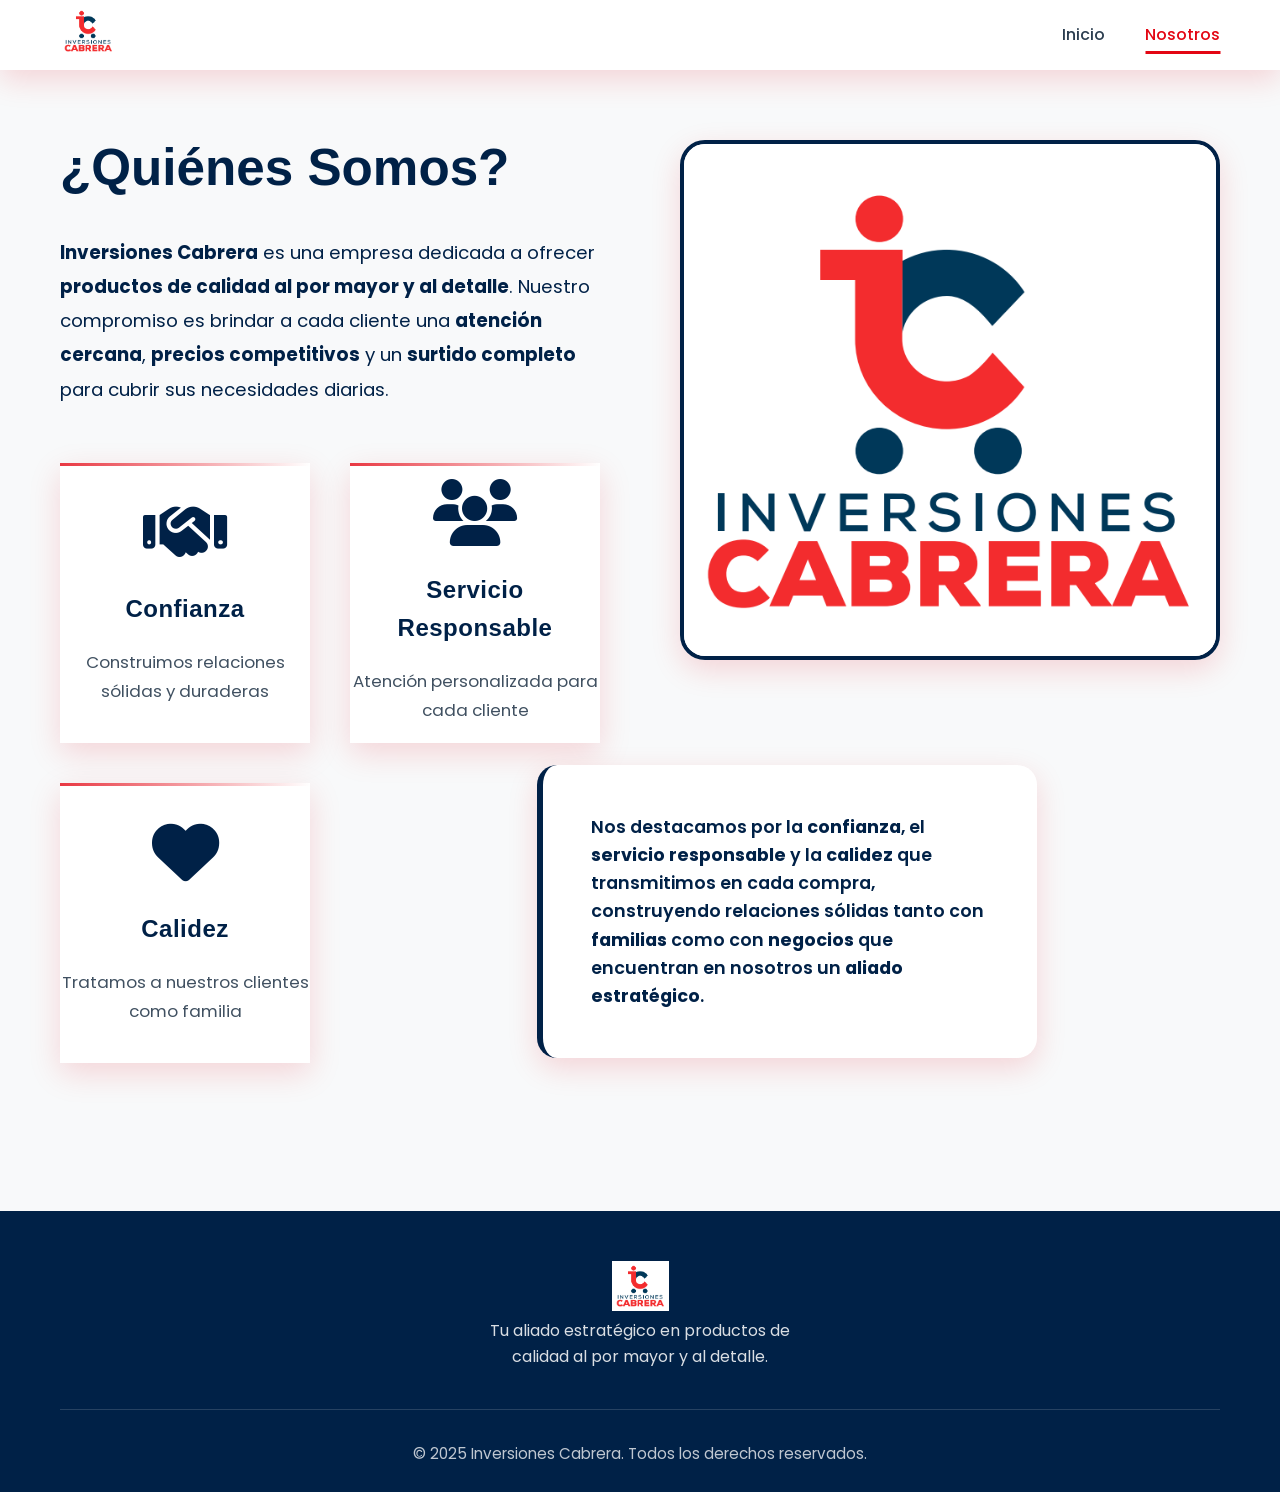
<file: acercaDeNosotros.html>
<!DOCTYPE html>
<html lang="es">
<head>
    <meta charset="UTF-8">
    <meta name="viewport" content="width=device-width, initial-scale=1.0">
    <meta name="description" content="Inversiones Cabrera - Productos de calidad al por mayor y al detalle. Confianza, servicio responsable y precios competitivos.">
    <meta name="keywords" content="Inversiones Cabrera, productos mayoristas, productos al detalle, confianza, servicio">
    <meta name="author" content="Inversiones Cabrera">
    <title>Acerca de Nosotros - Inversiones Cabrera</title>
    <!-- Font Awesome para iconos -->
    <link rel="stylesheet" href="https://cdnjs.cloudflare.com/ajax/libs/font-awesome/6.4.0/css/all.min.css">
    <link rel="stylesheet" href="Styles/acercaDeN.css">
    <script src="JavaScript/acercaDeN.js"></script>
</head>
<body>
    <header class="header">
        <nav class="navbar" id="navbar">
            <div class="nav-container">
                <div class="logo">
                    <a href="#home" class="logo-link">
                        <img src="images/LOGO_2.png" alt="Inversiones Cabrera Logo" class="logo-img">
                    </a>
                </div>
                <ul class="nav-menu" id="nav-menu">
                    <li class="nav-item">
                        <a href="index.html" class="nav-link">Inicio</a>
                    </li>
                     
                    <li class="nav-item">
                        <a href="#about" class="nav-link active">Nosotros</a>
                    </li>
                </ul>
                <div class="hamburger" id="hamburger">
                    <span></span>
                    <span></span>
                    <span></span>
                </div>
            </div>
        </nav>
    </header>
    <section id="about" class="about">
        <div class="container">
            <div class="about-content">
                <div class="about-text">
                    <h2 class="section-title">¿Quiénes Somos?</h2>
                    <p class="about-description">
                        <strong>Inversiones Cabrera</strong> es una empresa dedicada a ofrecer <strong>productos de calidad al por mayor y al detalle</strong>. 
                        Nuestro compromiso es brindar a cada cliente una <strong>atención cercana</strong>, <strong>precios competitivos</strong> y un 
                        <strong>surtido completo</strong> para cubrir sus necesidades diarias.
                    </p>
                    <div class="features-grid">
                        <div class="feature">
                            <i class="fas fa-handshake feature-icon"></i>
                            <h3>Confianza</h3>
                            <p>Construimos relaciones sólidas y duraderas</p>
                        </div>
                        <div class="feature">
                            <i class="fas fa-users feature-icon"></i>
                            <h3>Servicio Responsable</h3>
                            <p>Atención personalizada para cada cliente</p>
                        </div>
                        <div class="feature">
                            <i class="fas fa-heart feature-icon"></i>
                            <h3>Calidez</h3>
                            <p>Tratamos a nuestros clientes como familia</p>
                        </div>
                    </div>
                    <p class="about-final">
                        Nos destacamos por la <strong>confianza</strong>, el <strong>servicio responsable</strong> y la <strong>calidez</strong> 
                        que transmitimos en cada compra, construyendo relaciones sólidas tanto con <strong>familias</strong> como con 
                        <strong>negocios</strong> que encuentran en nosotros un <strong>aliado estratégico</strong>.
                    </p>
                </div>
                <div class="about-image">
                    <img src="images/LOGO.png" alt="Inversiones Cabrera - Bodega de Abarrotes" class="hero-img">
                </div>
               
            </div>
        </div>
    </section>
    
    <footer class="footer">
        <div class="container">
            <div class="footer-content">
                <div class="footer-section">
                    <div class="logo">
                        <img src="images/LOGO_2.png" alt="Inversiones Cabrera Logo" class="logo-img">
                    </div>
                   <p>Tu aliado estratégico en productos de calidad al por mayor y al detalle.</p>
                </div>
            </div>
            <div class="footer-bottom">
                <p>&copy; 2025 Inversiones Cabrera. Todos los derechos reservados.</p>
            </div>
        </div>
    </footer>

    <script src="JavaScript/acercaDeN.js"></script>
</body>
</html>
</file>
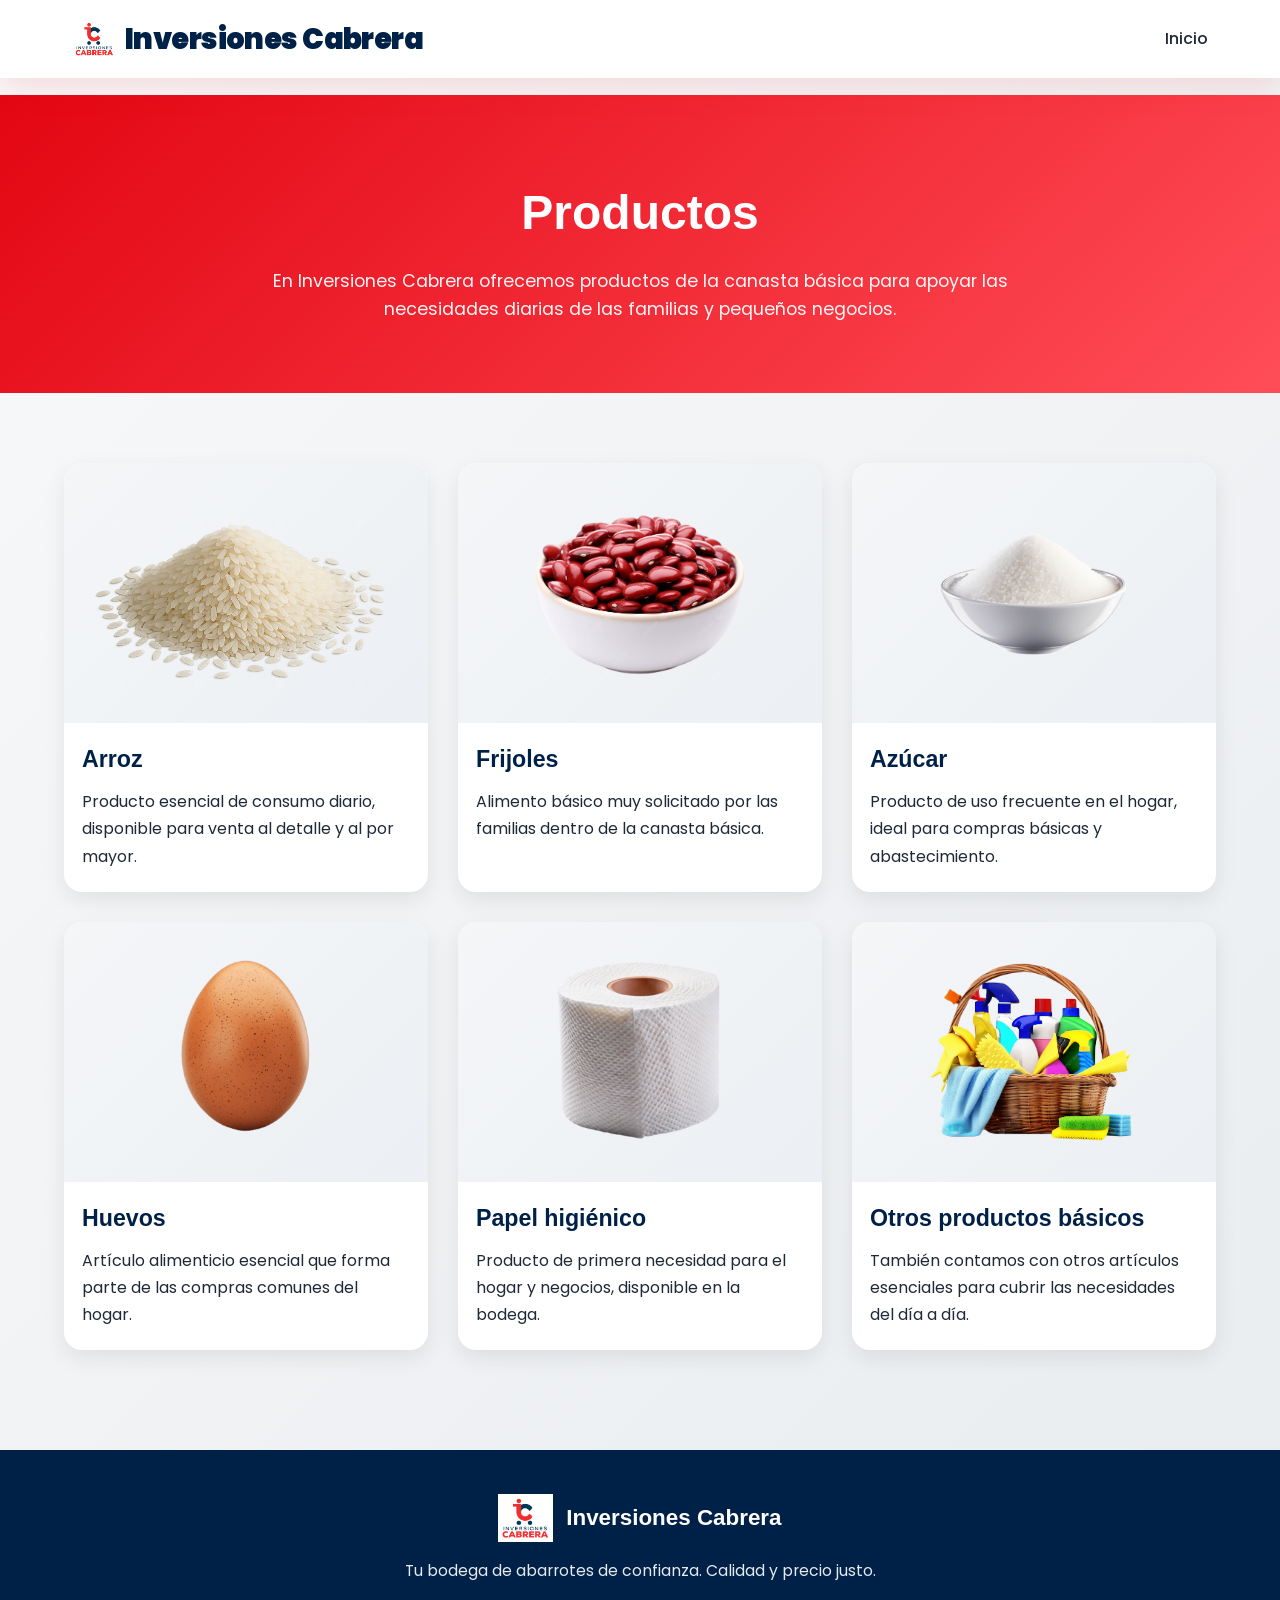
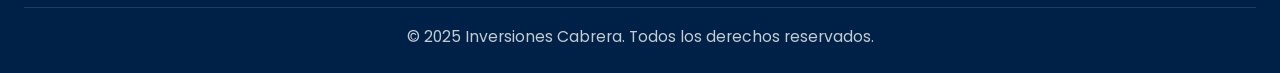
<file: productos.html>
<!DOCTYPE html>
<html lang="es">
<head>
    <meta charset="UTF-8">
    <meta name="viewport" content="width=device-width, initial-scale=1.0">
    <meta name="description" content="Productos de Inversiones Cabrera, bodega de productos de la canasta básica.">
    <title>Productos | Inversiones Cabrera</title>
    <link rel="stylesheet" href="Styles/productos.css">
    <script src="JavaScript/productos.js"></script>
</head>
<body>
   <header class="header">
    <nav class="nav">
        <div class="logo-container">
            <img src="images/LOGO.png" alt="Logo Inversiones Cabrera" class="company-logo">
            <a href="index.html" class="logo-text">Inversiones Cabrera</a>
        </div>

        <ul class="nav-links">
            <li><a href="index.html">Inicio</a></li>
        </ul>
    </nav>
</header>

    <main>
        <section class="pagina-encabezado">
            <div class="contenedor">
                <h2>Productos</h2>
                <p>
                    En Inversiones Cabrera ofrecemos productos de la canasta básica
                    para apoyar las necesidades diarias de las familias y pequeños negocios.
                </p>
            </div>
        </section>

        <section class="seccion">
            <div class="contenedor">
                <div class="grid-productos">
                    <article class="card-producto">
                        <img src="images/arroz.png" alt="Saco de arroz disponible en la bodega">
                        <h3>Arroz</h3>
                        <p>Producto esencial de consumo diario, disponible para venta al detalle y al por mayor.</p>
                    </article>

                    <article class="card-producto">
                        <img src="images/frijol png.png" alt="Frijoles en presentación comercial">
                        <h3>Frijoles</h3>
                        <p>Alimento básico muy solicitado por las familias dentro de la canasta básica.</p>
                    </article>

                    <article class="card-producto">
                        <img src="images/azucar.png" alt="Paquete de azúcar de consumo diario">
                        <h3>Azúcar</h3>
                        <p>Producto de uso frecuente en el hogar, ideal para compras básicas y abastecimiento.</p>
                    </article>

                    <article class="card-producto">
                        <img src="images/huevo png.png" alt="Cartón de huevos">
                        <h3>Huevos</h3>
                        <p>Artículo alimenticio esencial que forma parte de las compras comunes del hogar.</p>
                    </article>

                    <article class="card-producto">
                        <img src="images/papel png.png" alt="Paquete de papel higiénico">
                        <h3>Papel higiénico</h3>
                        <p>Producto de primera necesidad para el hogar y negocios, disponible en la bodega.</p>
                    </article>

                    <article class="card-producto">
                        <img src="images/productos png.png" alt="Variedad de productos de la canasta básica">
                        <h3>Otros productos básicos</h3>
                        <p>También contamos con otros artículos esenciales para cubrir las necesidades del día a día.</p>
                    </article>
                </div>
            </div>
        </section>
    </main>

    <footer class="footer">
    <div class="footer-content">
        <div class="footer-logo-container">
            <img src="images/LOGO.png" alt="Logo Inversiones Cabrera" class="footer-logo-img">
            <h3>Inversiones Cabrera</h3>
        </div>
        <p>Tu bodega de abarrotes de confianza. Calidad y precio justo.</p>
    </div>

    <div class="footer-bottom">
        <p>&copy; 2025 Inversiones Cabrera. Todos los derechos reservados.</p>
    </div>
</footer>

</body>
</html>
</file>
<file: Styles/acercaDeN.css>
@import url('https://fonts.googleapis.com/css2?family=Poppins:wght@300;400;500;600;700&display=swap');
@import url('https://fonts.cdnfonts.com/css/nexa');

* {
    margin: 0;
    padding: 0;
    box-sizing: border-box;
}

:root {
    --primary-color: #E30613;
    --secondary-color: #002147;
    --text-dark: #2c3e50;
    --text-light: #7f8c8d;
    --white: #ffffff;
    --light-bg: #f8f9fa;
    --shadow: 0 10px 30px rgba(227,6,19,0.15);
    --shadow-hover: 0 20px 40px rgba(0,33,71,0.2);
}

html {
    scroll-behavior: smooth;
}

body {
    font-family: 'Poppins', sans-serif;
    line-height: 1.6;
    color: var(--text-dark);
}

/* Container */
.container {
    max-width: 1200px;
    margin: 0 auto;
    padding: 0 20px;
}

/* Header y Navegación */
.header {
    background: var(--white);
    box-shadow: var(--shadow);
    position: fixed;
    width: 100%;
    top: 0;
    z-index: 1000;
}

.nav-container {
    max-width: 1200px;
    margin: 0 auto;
    padding: 0 20px;
    display: flex;
    justify-content: space-between;
    align-items: center;
    height: 70px;
}

.logo-img {
    height: 50px;
    width: auto;
}

/* LOGO CENTRADO - Nuevo contenedor centrado */
.logo-container {
    position: absolute;
    left: 50%;
    transform: translateX(-50%);
}

.nav-menu {
    display: flex;
    list-style: none;
    gap: 2.5rem;
}

.nav-link {
    text-decoration: none;
    color: var(--text-dark);
    font-weight: 500;
    transition: all 0.3s ease;
    position: relative;
    padding: 8px 0;
    font-size: 1rem;
}

.nav-link:hover,
.nav-link.active {
    color: #E30613;
}

.nav-link::after {
    content: '';
    position: absolute;
    width: 0;
    height: 3px;
    bottom: 0;
    left: 50%;
    background: #002147;
    transition: all 0.3s ease;
    transform: translateX(-50%);
}

.nav-link:hover::after,
.nav-link.active::after {
    width: 100%;
    background: #E30613;
}

.hamburger {
    display: none;
    flex-direction: column;
    cursor: pointer;
}

.hamburger span {
    width: 25px;
    height: 3px;
    background: #E30613;
    margin: 3px 0;
    transition: 0.3s;
}

/* About Section */
.about {
    padding: 140px 0 100px;
    background: var(--light-bg);
}

.about-content {
    display: grid;
    grid-template-columns: 1fr 1fr;
    gap: 5rem;
    align-items: start;
}

.section-title {
    font-family: 'Nexa', sans-serif;
    font-weight: 700;
    font-size: 3.2rem;
    color: #002147;
    margin-bottom: 2.5rem;
    line-height: 1.1;
}

.about-description {
    font-size: 1.15rem;
    color: #002147;
    margin-bottom: 3.5rem;
    line-height: 1.85;
}


.features-grid {
    display: grid;
    grid-template-areas: 
        "confianza servicio"
        "confianza calidez";
    grid-template-columns: 1fr 1fr;
    grid-template-rows: 1fr 1fr;
    gap: 2.5rem;
    margin-bottom: 3rem;
    height: 600px;
    position: relative;
}

/*ORDEN ESPECÍFICO POR CLASE */
.feature--confianza {
    grid-area: confianza;
    padding: 4rem 2.5rem;
    border-radius: 25px 15px 15px 25px;
    border-top: 5px solid #E30613;
    border-right: 4px solid #002147;
}

.feature--servicio {
    grid-area: servicio;
    padding: 3rem 3.5rem;
    border-radius: 15px 25px 25px 15px;
    border-bottom: 5px solid #E30613;
    border-left: 3px solid rgba(227,6,19,0.3);
    align-self: end;
}

.feature--calidez {
    grid-area: calidez;
    padding: 3.5rem 2rem;
    margin-top: 2rem;
    border-radius: 15px 25px 25px 15px;
    border-left: 6px solid #002147;
    border-top: 4px solid rgba(0,33,71,0.2);
}


.feature {
    text-align: center;
    background: var(--white);
    box-shadow: var(--shadow);
    transition: all 0.4s ease;
    position: relative;
    overflow: hidden;
    display: flex;
    flex-direction: column;
    justify-content: center;
}

.feature::before {
    content: '';
    position: absolute;
    top: 0;
    left: 0;
    right: 0;
    height: 3px;
    background: linear-gradient(90deg, #E30613, transparent);
    opacity: 0.8;
}

.feature-icon {
    font-size: 4.2rem;
    color: #002147;
    margin-bottom: 1.5rem;
    display: block;
    transition: all 0.4s ease;
}

.feature:hover .feature-icon {
    transform: scale(1.15) rotate(8deg);
    color: #E30613;
    text-shadow: 0 0 20px rgba(227,6,19,0.4);
}

.feature h3 {
    font-size: 1.5rem;
    margin-bottom: 1.2rem;
    color: #002147;
    font-weight: 600;
    font-family: 'Nexa', sans-serif;
    letter-spacing: 0.5px;
}

.feature p {
    font-size: 1.05rem;
    color: var(--text-dark);
    line-height: 1.75;
    opacity: 0.9;
}

.feature:hover {
    transform: translateY(-12px) scale(1.025);
    box-shadow: var(--shadow-hover);
}

.about-image img {
    width: 100%;
    height: 520px;
    object-fit: cover;
    border-radius: 25px;
    box-shadow: var(--shadow);
    border: 4px solid #002147;
    transition: all 0.4s ease;
}

.about-image:hover img {
    transform: scale(1.03);
    box-shadow: 0 25px 50px rgba(0,33,71,0.3);
}

.about-final {
    font-size: 1.1rem;
    font-weight: 600;
    color: #002147;
    background: var(--white);
    padding: 3rem;
    border-radius: 20px;
    box-shadow: var(--shadow);
    border-left: 6px solid #002147;
    
    /* Posicionamiento a la derecha y centrado */
    position: absolute;
    top: 85%;
    right: 19%;
   
    transform: translateY(-50%);
    margin-top: 0;
    
    /* ancho máximo para mejor legibilidad */
    max-width: 500px;
    width: 90%;
}

/*FOOTER*/
.footer {
    background: #002147;
    color: var(--white);
    padding: 50px 0 25px; 
}

.footer-content {
    display: grid;
    grid-template-columns: repeat(auto-fit, minmax(300px, 1fr));
    gap: 2.5rem; 
    margin-bottom: 2.5rem; 
    text-align: center;
    justify-items: center;
}

.footer-section {
    text-align: center;
}

.footer-section p {
    color: rgba(255,255,255,0.85);
    line-height: 1.6; 
    max-width: 350px; 
    margin: 0 auto;
}

.footer-section h3 {
    margin-bottom: 1rem; 
    color: var(--white);
}

.footer-bottom {
    text-align: center;
    padding-top: 2rem; 
    border-top: 1px solid rgba(255,255,255,0.15);
    color: rgba(255,255,255,0.75);
    font-size: 0.95rem; 
}

/* Animaciones */
@keyframes fadeInUp {
    from {
        opacity: 0;
        transform: translateY(50px);
    }
    to {
        opacity: 1;
        transform: translateY(0);
    }
}

.feature,
.about-final {
    opacity: 0;
    animation: fadeInUp 1s ease forwards;
}

/* RESPONSIVE */
@media (max-width: 768px) {
    .hamburger {
        display: flex;
    }
    
    .nav-menu {
        position: fixed;
        left: -100%;
        top: 70px;
        flex-direction: column;
        background: #E30613;
        width: 100%;
        text-align: center;
        transition: 0.4s ease;
        box-shadow: var(--shadow);
        padding: 4rem 0;
        color: var(--white);
    }
    
    .nav-menu.active {
        left: 0;
    }
    
    .nav-link {
        color: rgba(255,255,255,0.95);
        font-size: 1.2rem;
    }
    
    .nav-link:hover,
    .nav-link.active {
        color: #002147;
    }
    
    .hamburger.active span:nth-child(2) {
        opacity: 0;
    }
    
    .hamburger.active span:nth-child(1) {
        transform: translateY(8px) rotate(45deg);
        background: #002147;
    }
    
    .hamburger.active span:nth-child(3) {
        transform: translateY(-8px) rotate(-45deg);
        background: #002147;
    }
    
    .about-content {
        grid-template-columns: 1fr;
        gap: 3.5rem;
        text-align: center;
    }
    
   
    .features-grid {
        grid-template-areas: 
            "confianza"
            "servicio"
            "calidez";
        grid-template-columns: 1fr;
        grid-template-rows: auto auto auto;
        height: auto;
        gap: 2rem;
    }
    
    .feature--confianza,
    .feature--servicio,
    .feature--calidez {
        margin: 0 !important;
        border: none;
        border-top: 4px solid #E30613;
        padding: 3rem 2rem !important;
        border-radius: 20px !important;
    }
    
    .logo-img {
       width: 45px;
    }
    
    /*Logo centrado en mobile también */
    .logo-container {
        position: static;
        transform: none;
        order: -1;
        width: 100%;
        display: flex;
        justify-content: center;
    }

    
    .footer {
        padding: 40px 0 20px; 
    }
    
    .footer-content {
        gap: 2rem;
        margin-bottom: 2rem;
    }
}

@media (max-width: 480px) {
    .section-title {
        font-size: 2.4rem;
    }
    
    .container {
        padding: 0 15px;
    }
    
    .footer-content {
        grid-template-columns: 1fr;
        gap: 2rem; 
    }
}
</file>
<file: Styles/productos.css>
@import url('https://fonts.googleapis.com/css2?family=Poppins:wght@300;400;500;600;700&display=swap');
@import url('https://fonts.cdnfonts.com/css/nexa');

* {
    margin: 0;
    padding: 0;
    box-sizing: border-box;
}

:root {
    --primary-color: #E30613;
    --accent-color: #002147;
    --text-dark: #1f2937;
    --text-light: #6b7280;
    --bg-light: #f8f9fa;
    --white: #ffffff;
    --shadow: 0 10px 30px rgba(227, 6, 19, 0.12);
    --shadow-hover: 0 18px 40px rgba(0, 33, 71, 0.18);
    --card-shadow: 0 8px 22px rgba(0, 0, 0, 0.08);
}

html {
    scroll-behavior: smooth;
}

body {
    font-family: 'Poppins', sans-serif;
    line-height: 1.6;
    color: var(--text-dark);
    background: linear-gradient(135deg, #f8f9fa, #e9ecef);
    overflow-x: hidden;
    padding-top: 95px;
}

.contenedor {
    width: 90%;
    max-width: 1200px;
    margin: 0 auto;
}

/* Header y Navegación */
header {
    background: var(--white);
    box-shadow: var(--shadow);
    position: fixed;
    width: 100%;
    top: 0;
    z-index: 1000;
}

nav {
    max-width: 1200px;
    margin: 0 auto;
    padding: 1rem 2rem;
    display: flex;
    justify-content: space-between;
    align-items: center;
    font-weight: 500;
    color: var(--text-dark);
}

.logo-container {
    display: flex;
    align-items: center;
    gap: 0.5rem;
}

.company-logo {
    width: 45px;
    height: 45px;
    object-fit: contain;
}

.logo-text {
    font-size: 1.8rem;
    font-weight: 900;
    font-family: var(--nexa-black);
    color: var(--accent-color);
    text-decoration: none;
    letter-spacing: -0.02em;
}

.nav-links {
    display: flex;
    list-style: none;
    gap: 2rem;
}

.nav-links a {
    text-decoration: none;
    color: var(--text-dark);
    font-weight: 500;
    transition: color 0.3s ease;
}

.nav-links a:hover {
    color: var(--accent-color);
}

.hamburger {
    display: none;
    flex-direction: column;
    cursor: pointer;
    gap: 4px;
}

.hamburger span {
    width: 25px;
    height: 3px;
    background: var(--accent-color);
    transition: 0.3s;
}


.pagina-encabezado {
    background: linear-gradient(135deg, var(--primary-color), #ff4d57);
    color: var(--white);
    text-align: center;
    padding: 80px 20px 70px;
}

.pagina-encabezado h2 {
    font-family: 'Nexa', sans-serif;
    font-size: 3rem;
    margin-bottom: 15px;
}

.pagina-encabezado p {
    max-width: 760px;
    margin: 0 auto;
    font-size: 1.1rem;
    opacity: 0.95;
}

.seccion {
    padding: 70px 0;
}

.grid-productos {
    display: grid;
    grid-template-columns: repeat(3, 1fr);
    gap: 30px;
}

.card-producto {
    background: var(--white);
    border-radius: 18px;
    box-shadow: var(--card-shadow);
    overflow: hidden;
    transition: all 0.35s ease;
}

.card-producto:hover {
    transform: translateY(-10px);
    box-shadow: var(--shadow-hover);
}

.card-producto img {
    width: 100%;
    height: 260px;
    object-fit: contain;
    object-position: center;
    background: linear-gradient(135deg, #f4f6f8, #eceff3);
    padding: 14px;
    display: block;
    transition: transform 0.35s ease;
}

.card-producto:hover img {
    transform: scale(1.06);
}

.card-producto h3 {
    color: var(--accent-color);
    font-family: 'Nexa', sans-serif;
    font-size: 1.45rem;
    margin: 18px 18px 10px;
}

.card-producto p {
    margin: 0 18px 22px;
    color: var(--text-dark);
    font-size: 1rem;
    line-height: 1.7;
}

.footer {
    background: var(--accent-color);
    color: var(--white);
    text-align: center;
    padding: 2.5rem 1.5rem 1.5rem;
    margin-top: 30px;
}

.footer-content {
    max-width: 1200px;
    margin: 0 auto 1.5rem;
}

.footer-logo-container {
    display: flex;
    justify-content: center;
    align-items: center;
    gap: 0.8rem;
    margin-bottom: 0.8rem;
}

.footer-logo-img {
    width: 55px;
    height: 55px;
    object-fit: contain;
}

.footer h3 {
    font-family: 'Nexa', sans-serif;
    margin: 0;
    font-size: 1.4rem;
}

.footer p {
    opacity: 0.9;
    font-size: 0.98rem;
}

.footer-bottom {
    border-top: 1px solid rgba(255, 255, 255, 0.15);
    padding-top: 1rem;
    font-size: 0.9rem;
    opacity: 0.85;
}

@media (max-width: 900px) {
    .grid-productos {
        grid-template-columns: repeat(2, 1fr);
    }

    .nav {
        flex-direction: column;
        gap: 1rem;
    }

    .nav-links {
        gap: 1.2rem;
        flex-wrap: wrap;
        justify-content: center;
    }
}

@media (max-width: 768px) {
    body {
        padding-top: 130px;
    }

    .pagina-encabezado {
        padding: 60px 20px 60px;
    }

    .pagina-encabezado h2 {
        font-size: 2.2rem;
    }

    .card-producto img {
        height: 220px;
    }
}

@media (max-width: 600px) {
    .grid-productos {
        grid-template-columns: 1fr;
    }

    .logo-text {
        font-size: 1.5rem;
    }

    .nav-links {
        gap: 1rem;
    }

    .nav-links a {
        font-size: 0.95rem;
    }
}
</file>
